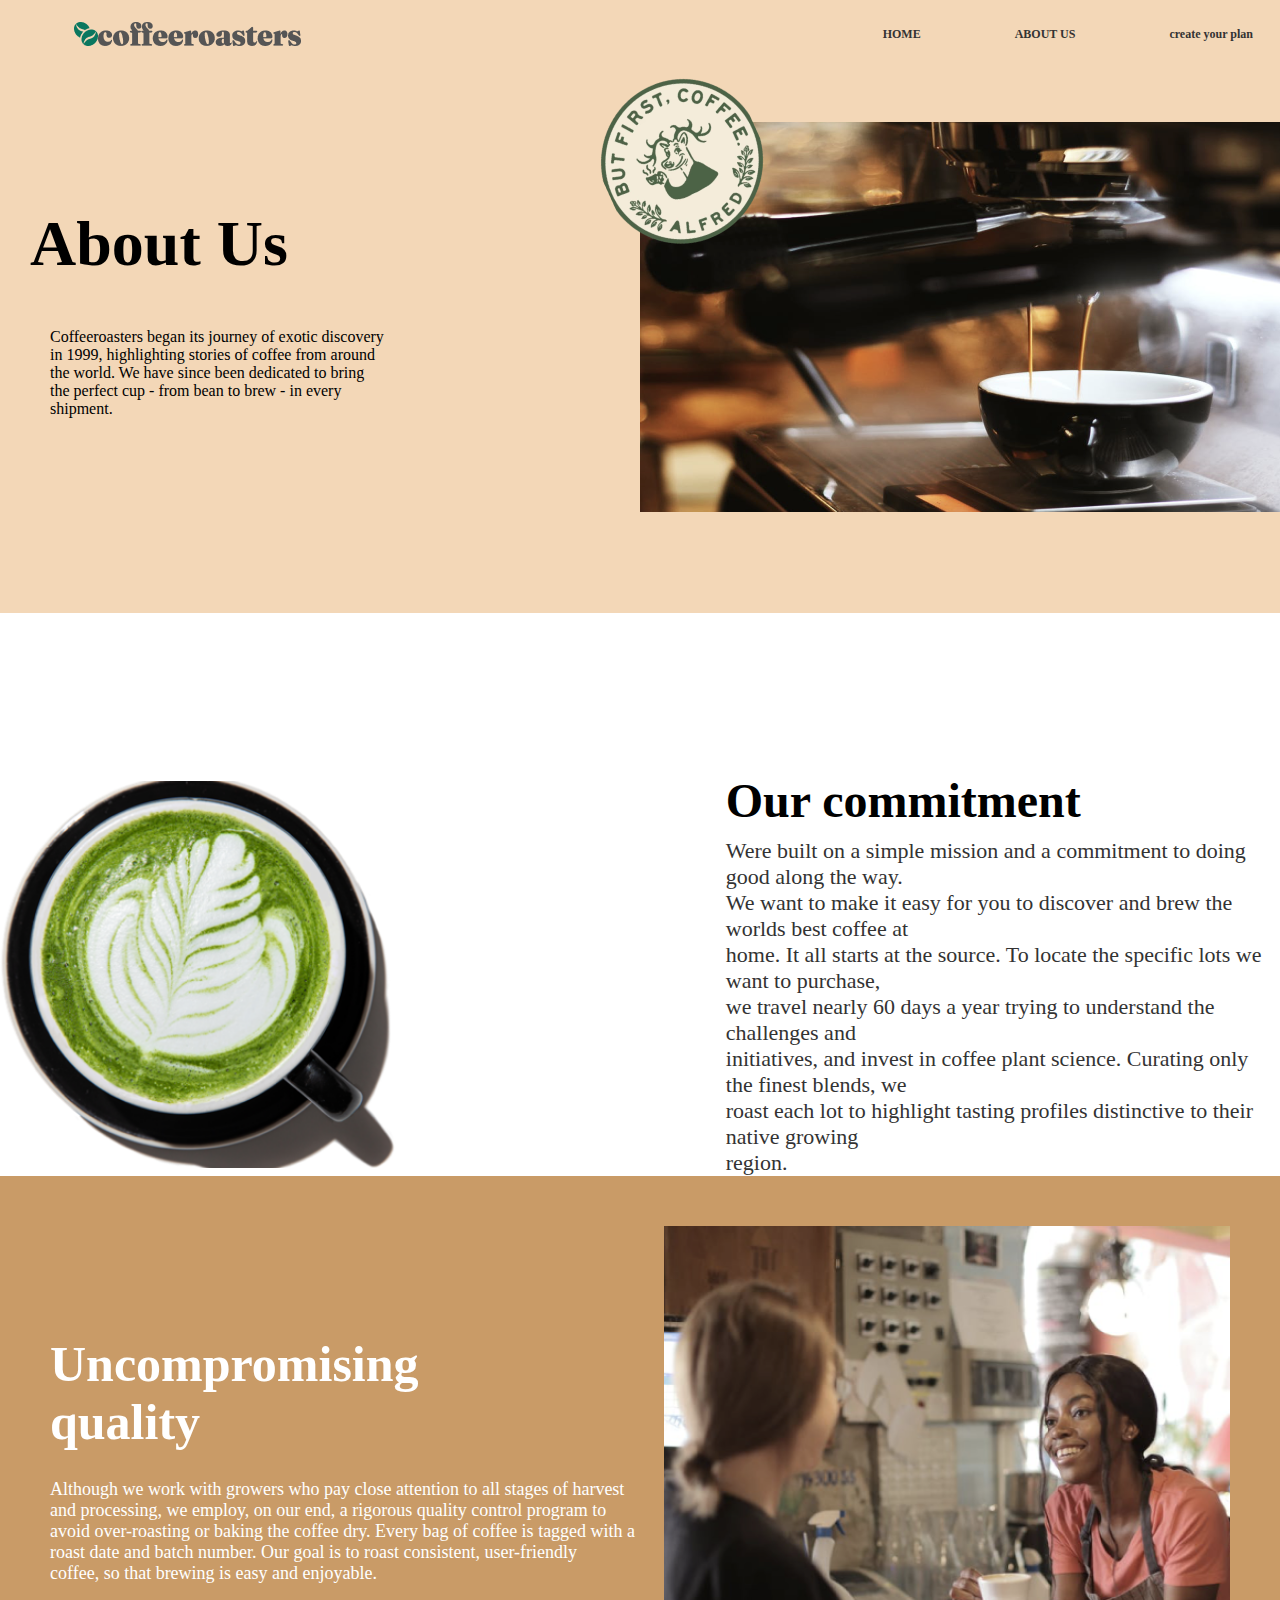
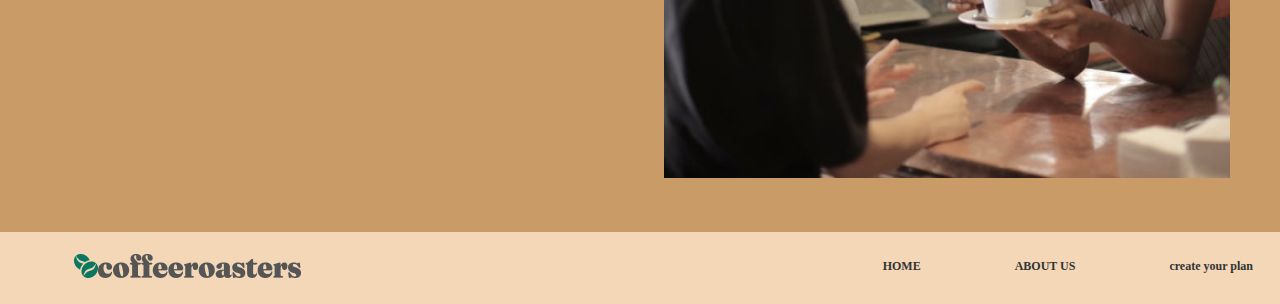
<file: 2-oy 10-dars/index.html>
<!DOCTYPE html>
<html lang="en">

<head>
    <meta charset="UTF-8">
    <meta name="viewport" content="width=device-width, initial-scale=1.0">
    <title>Document</title>
    <link rel="stylesheet" href="./style.css">
</head>

<body>
    <header>
        <div class="samsung">
            <img src="./Group 3614 (1).png" alt="">
        </div>

        <div class="iphone">
            <a href="#">HOME</a>
            <a href="./about.html">ABOUT US</a>
            <a href="#">create your plan</a>
        </div>
    </header>



    <section class="main">
        <div class="left">
            <h1>
                About Us
            </h1>
            <p>
                Coffeeroasters began its journey of exotic discovery <br> in 1999, highlighting stories of coffee from
                around <br>
                the world. We have since been dedicated to bring <br> the perfect cup - from bean to brew - in every
                <br>
                shipment.
            </p>
        </div>
        <div class="right">

            <img src="./image 40 (1).png" alt="" class="bg">
            <img src="./Rectangle 679 (1).png" alt="" class="bg2">
        </div>
    </section>




    <div class="box">
        <img src="./cup-6 1.png" alt="">
        <div>
            <h2>Our commitment</h2>
            <p>
                Were built on a simple mission and a commitment to doing good along the way. <br> We want to make it
                easy
                for you to discover and brew the worlds best coffee at <br> home. It all starts at the source. To locate
                the
                specific lots we want to purchase, <br> we travel nearly 60 days a year trying to understand the
                challenges
                and <br> initiatives, and invest in coffee plant science. Curating only the finest blends, we <br> roast
                each lot
                to highlight tasting profiles distinctive to their native growing <br> region.
            </p>
        </div>
    </div>
    <main>
        <div class="mi">
            <h1>Uncompromising <br> quality</h1>
            <p>
                Although we work with growers who pay close attention to all stages of harvest <br> and processing, we
                employ, on our end, a rigorous quality control program to <br> avoid over-roasting or baking the coffee dry.
                Every bag of coffee is tagged with a <br> roast date and batch number. Our goal is to roast consistent,
                user-friendly <br> coffee, so that brewing is easy and enjoyable.
            </p>
        </div>
       <div class="redmi">
 <img src="./Rectangle 681.png" alt="">
       </div>
       
    </main>





        
    <header>
        <div class="samsung">
            <img src="./Group 3614 (1).png" alt="">
        </div>

        <div class="iphone">
            <a href="#">HOME</a>
            <a href="./about.html">ABOUT US</a>
            <a href="#">create your plan</a>
        </div>
    </header>











</body>

</html>
</file>
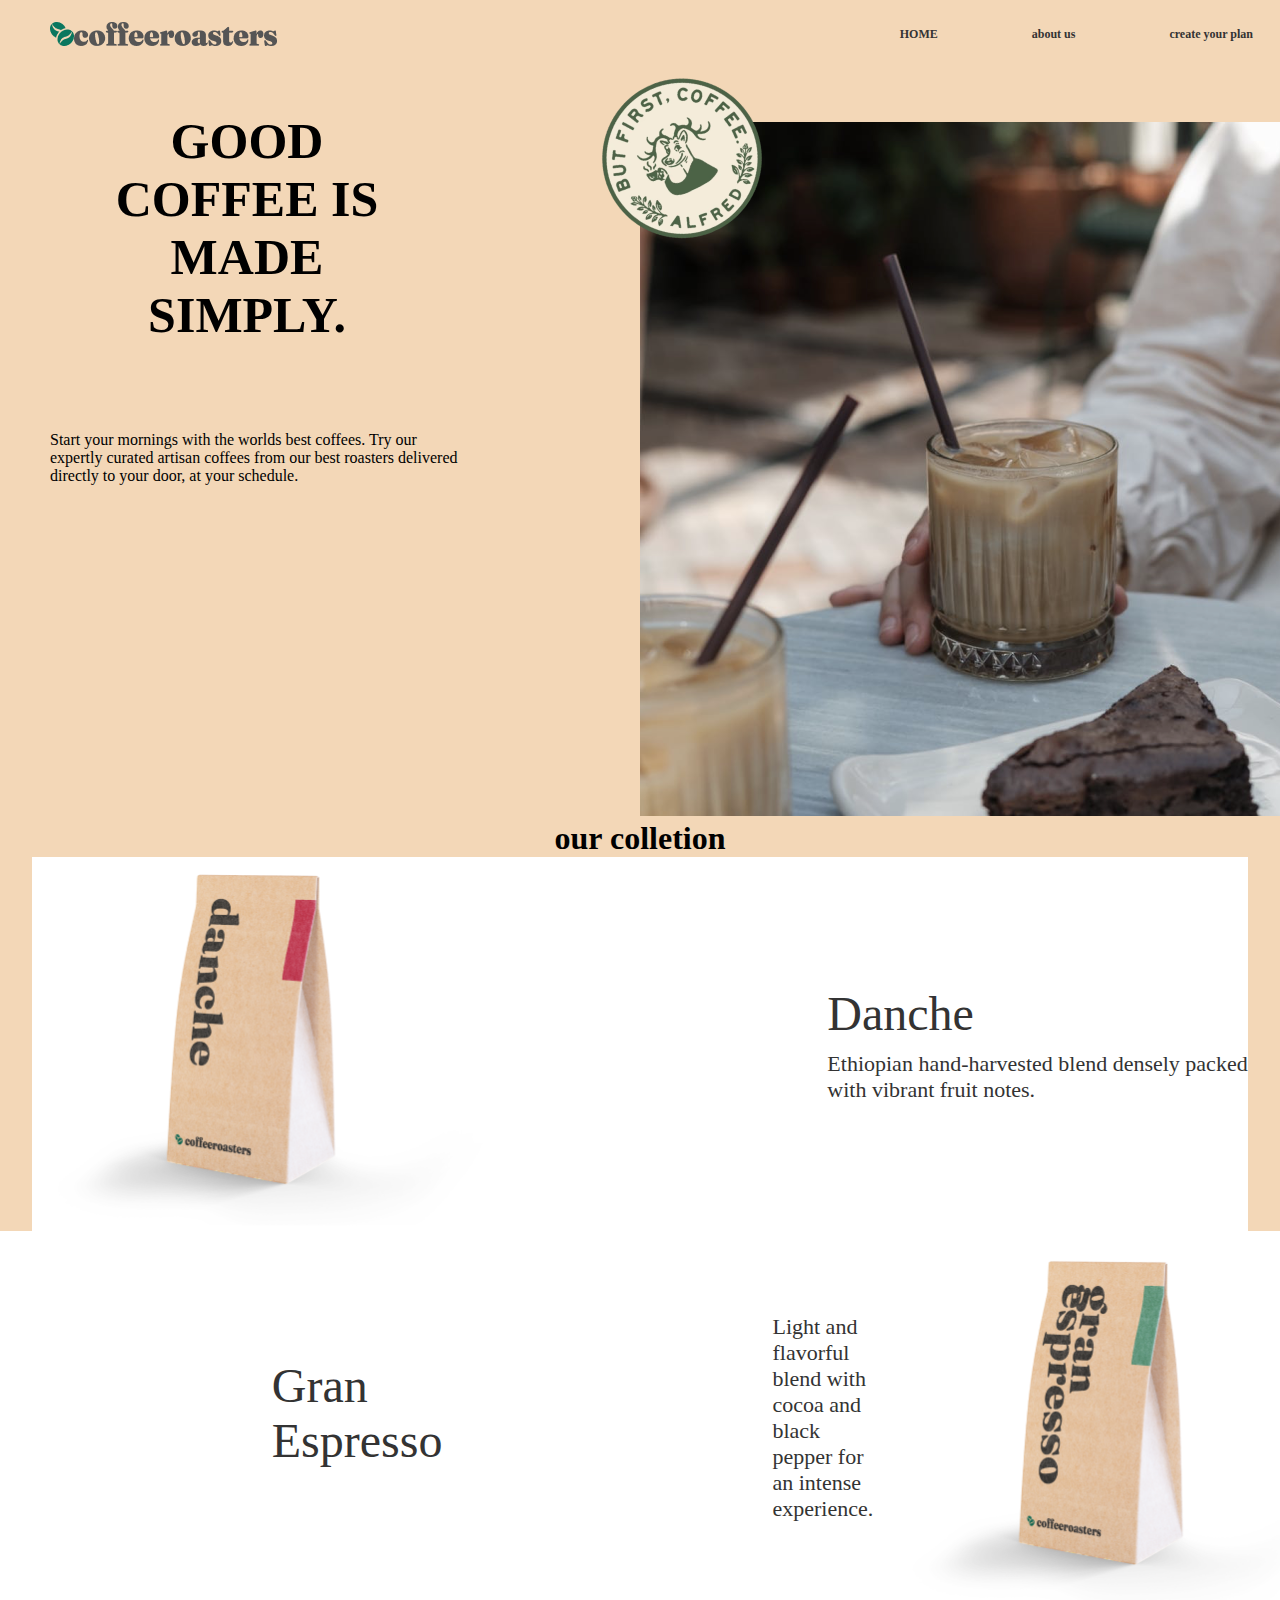
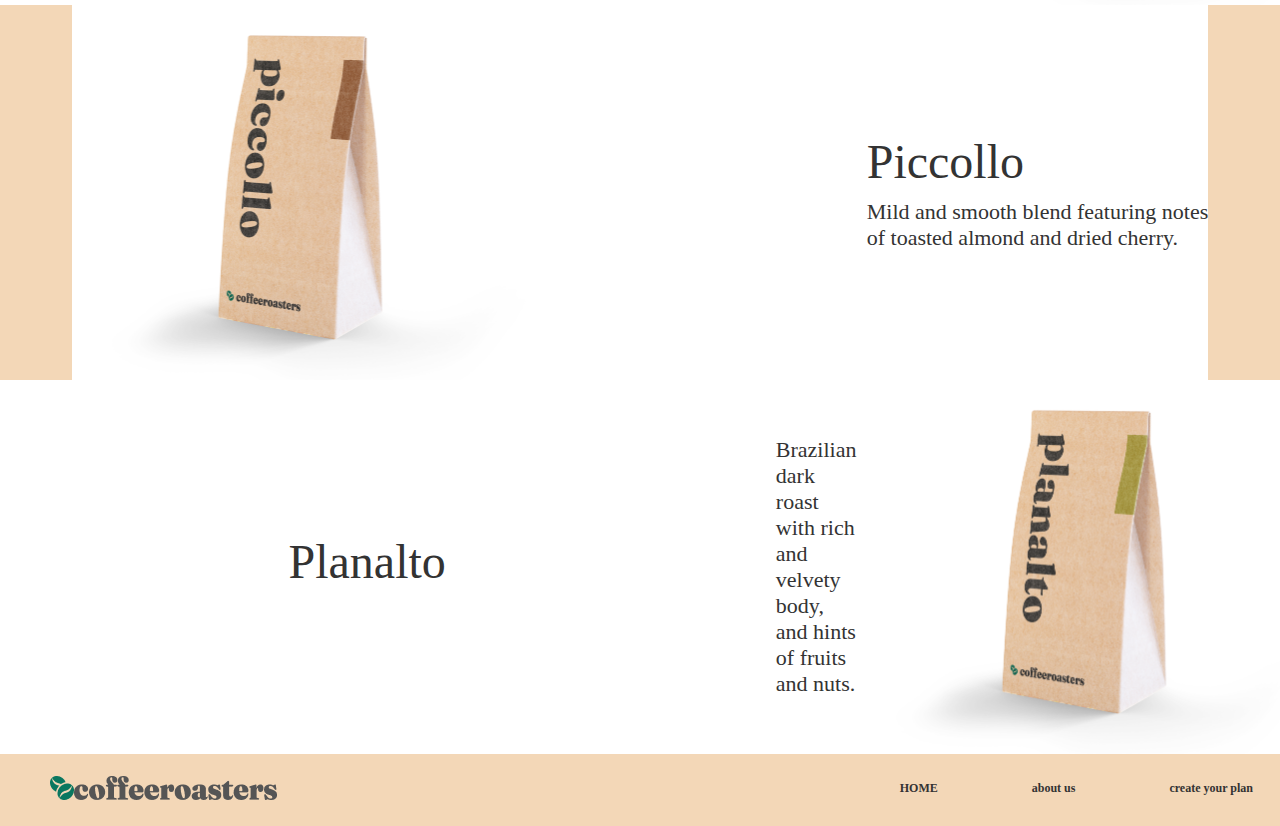
<file: 2-oy 10-dars/about.html>
<!DOCTYPE html>
<html lang="en">
<head>
    <meta charset="UTF-8">
    <meta name="viewport" content="width=device-width, initial-scale=1.0">
    <title>Document</title>
    <link rel="stylesheet" href="./style.css">
</head>
<body>
<header class="header">
    <div class="qqq">
        <img src="./Group 3614 (1).png" alt="">
    </div>

    <div class="www">
        <a href="./index.html">HOME</a>
        <a href="#">about us</a>
        <a href="#">create your plan</a>
    </div>
</header>

<section class="eee">
    <div class="rrr">
        <h1 class="h1">
            Good coffee 
            is made simply.
        </h1>
        <p>
            Start your mornings with the worlds best coffees. Try our expertly curated artisan coffees from our
            best roasters delivered directly to your door, at your schedule.
        </p>
    </div>



    <div class="ttt">
         
          <img src="./image 40.png" alt="" class="yyy"> 
          <img src="./Rectangle 679.png" alt="" class="uuu">
    </div>
</section>


<h1 class="samsung1">our colletion</h1>
<div class="box1">
    <img src="./kopi4.png" alt="">
<div>
    <h2 class="h2">Danche</h2>
    <p class="t">
        Ethiopian hand-harvested blend densely packed <br> with vibrant fruit notes.
    </p>
</div>

</div>
<div class="box1">
    <h2 class="h2">Gran Espresso</h2>
    <p class="t">
        Light and flavorful blend with cocoa and <br> black pepper for an intense experience.
    </p>
    <img src="./kopi1 copy.png" alt="">
<div>
    
</div>

</div>
<div class="box1">
    <img src="./kopi3.png" alt="">
<div>
    <h2 class="h2">Piccollo</h2>
    <p class="t">
        Mild and smooth blend featuring notes <br> of toasted almond and dried cherry.
    </p>
</div>

</div>
<div class="box1">  
    <h2 class="h2">Planalto</h2>
    <p class="t">
        Brazilian dark roast with rich and velvety <br> body, and hints of fruits and nuts.
    </p>
    <img src="./kopi2 (2).png" alt="">
<div>
    
</div>

</div>
<header class="header">
    <div class="qqq">
        <img src="./Group 3614 (1).png" alt="">
    </div>

    <div class="www">
        <a href="./index.html">HOME</a>
        <a href="#">about us</a>
        <a href="#">create your plan</a>
    </div>
</header>

</body>
</html>
</file>
<file: 2-oy 10-dars/style.css>
*{
    padding: 0;
    margin: 0;
    box-sizing: border-box;
}
body{
    background-color: #F3D7B7;
    
}
header{
    display: flex;
    justify-content: space-between;
}
.samsung{
    margin: 22px 74px;
}
.iphone{        
    display: flex;
    gap: 40px;
}
.iphone a{
    text-decoration: none;
    color: #333333;
    margin: 27px;
    font-size: 12px;
    font-weight: 700;

}


.main{
    background-color: #F3D7B7;
    display: flex;
    justify-content: space-between;

}

.right{
    position: relative;
    width: 50%;
}
.left p{
    margin-left: 50px;
    font-weight: 400;
    font-size: 16px;
    margin-bottom: 47px;
}
.left{
    width: 464px;
}
.left h1{
    margin-top: 135px;
    margin-bottom: 47px;
    font-size: 64px;
    font-weight: 700;
    margin-left: 30px;
}

.bg{
    position: absolute;
    top: -20px;
    left: -10%;
    z-index: 10;
}
.bg2{
    width: 660px;
    height: 390px;
    position: relative;
    right: 0;
    top: 50px;
    margin-bottom: 147px;
}



.box{
    background-color: #fff;
    display: flex;
    align-items: center;
    justify-self: center;
}
.box img{
    margin-top: 160px;
    width: 465px;
    transition: 0.3s all;
}

.box img:hover{
transform: scale(1.1);
}
.box h2{
    margin-top: 160px;
    margin-left: 330px;
    font-size: 48px;
    font-weight: 700;
    color: #000;
    margin-bottom: 10px;
}
.box p{
margin-left: 330px;
font-size: 22px;
font-weight: 400;
color: #333;
}
main{
    background-color:#C99B67;
    display: flex;
     padding: 50px;
     justify-content: space-between;
}
.mi h1{
    margin-bottom: 28px;
    margin-top: 109px;
    color: #fff;
    font-size: 50px;
    font-weight: 700;
}
.mi p{
    font-size: 18px;
    font-weight: 400;
color:#fff;
}
.header{
    display: flex;
    justify-content: space-between;
}
.qqq{
margin:22px 50px;
}
.www{
    display: flex;
    gap: 40px;
}
.www a{
   text-decoration: none;
   color: #333333;
   margin: 27px;
   font-size: 12px;
   font-weight: 700;
}
.eee{
    background-color: #F3D7B7;
    display: flex;
    justify-content: space-between;
}
.ttt{
    position: relative;
    width: 50%; 
}
.rrr p{
    margin-left: 50px;
    font-weight: 400;
    font-size: 16px;
    margin-bottom: 47px;
}
.rrr{
    width: 464px;
}
.rrr h1{
    margin-bottom: 47px;
    font-size: 50px;
    font-weight: 700;
    margin-left: 30px;
}
.yyy{
    position: absolute;
    top: -20px;
    left: -10%;
    z-index: 10;
}
.uuu{
    width: 710px;
    height: 694px;
    position: relative;
    right: 0;
    top: 50px;
}
.h1{
    text-align: center;
    font-size: 50px;
    font-weight: 700;
    text-transform: uppercase;
    padding: 40px;
}
.box1{
    cursor: pointer;
    background-color: #fff;
    display: flex;
    align-items: center;
    justify-self: center;
}
.box1 img{
    width: 465px;
    transition: 0.3s all;
}
.box1 img:hover{
    transform: scale(1.1);
}
.box1 .h2{
    margin-left: 330px;
    font-size: 48px;
    font-weight: 500;
    color: #333;
    margin-bottom: 10px;
}
.box1 .t{
    margin-left: 330px;
    font-size: 22px;
    font-weight: 400;
    color: #333;
}
.samsung1{
text-align: center;
margin-top: 50px;
}
</file>
